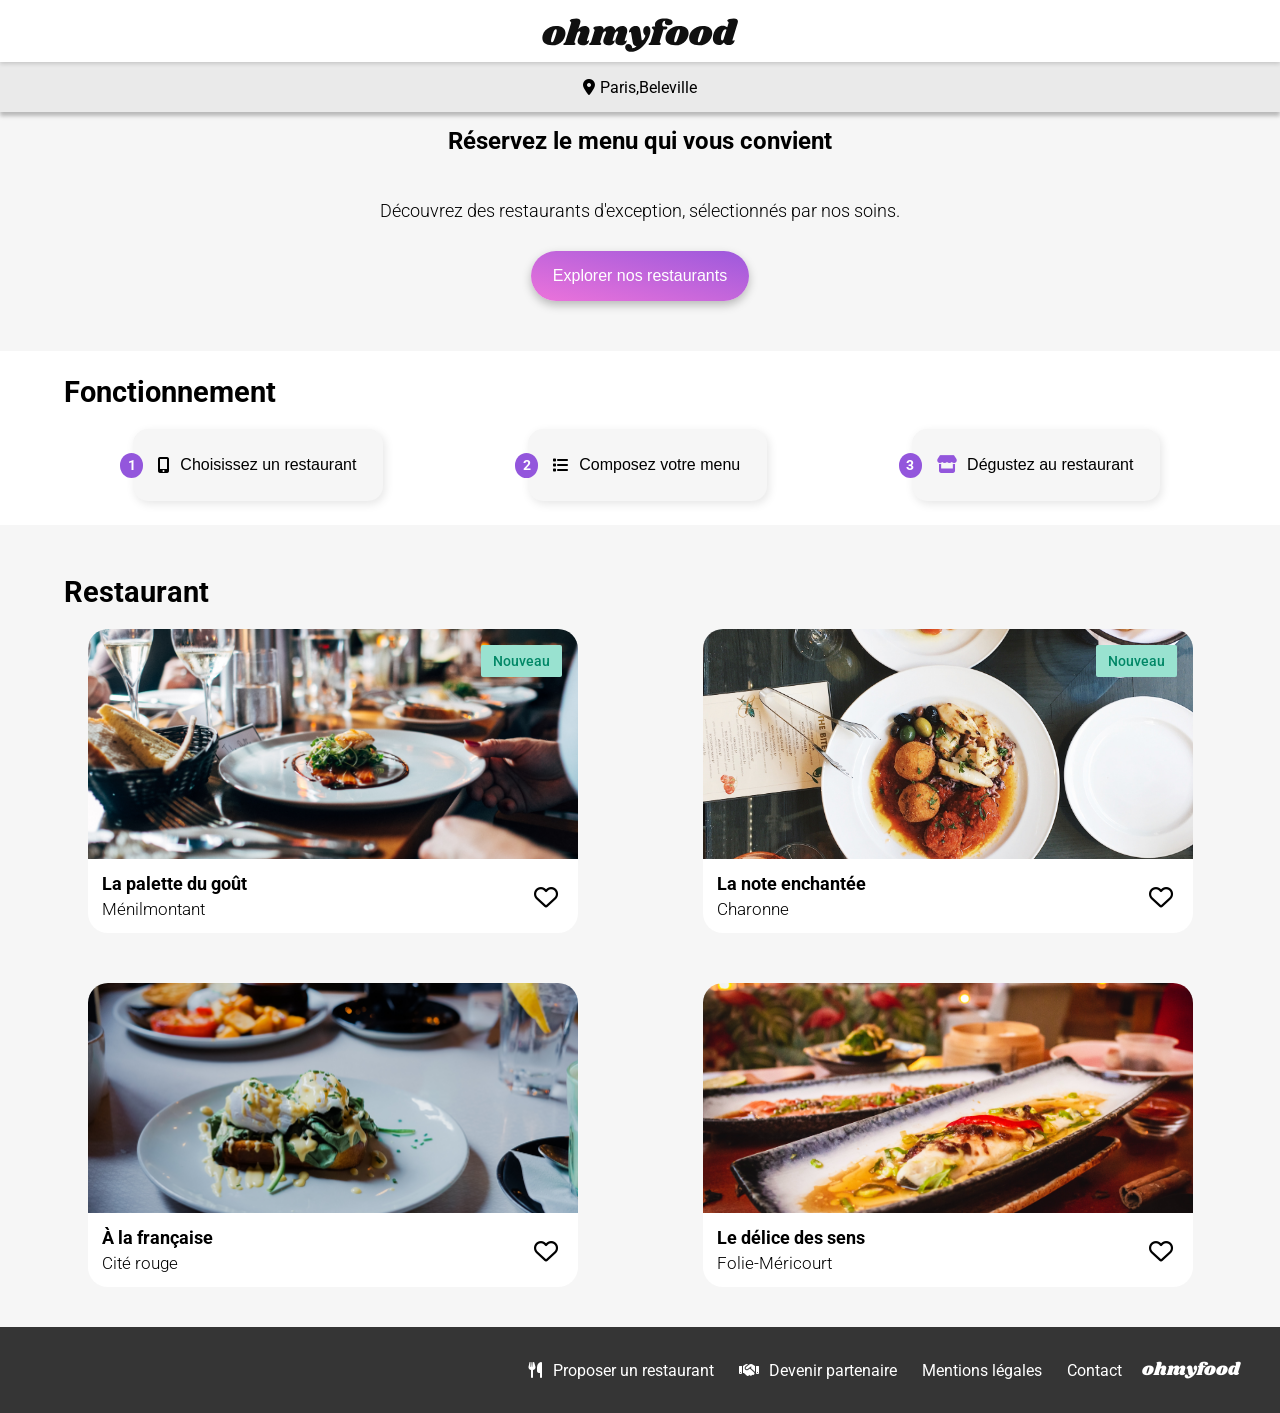
<file: index.html>
<!doctype html>
<html lang="fr">
  <head>
    <meta charset="UTF-8" />
    <meta name="viewport" content="width=device-width, initial-scale=1.0" />
    <title>ohmyfood</title>
    <link
      rel="stylesheet"
      href="https://cdnjs.cloudflare.com/ajax/libs/font-awesome/6.2.1/css/all.min.css"
      integrity="sha512-MV7K8+y+gLIBoVD59lQIYicR65iaqukzvf/nwasF0nqhPay5w/9lJmVM2hMDcnK1OnMGCdVK+iQrJ7lzPJQd1w=="
      crossorigin="anonymous"
      referrerpolicy="no-referrer"
    />
    <link rel="preconnect" href="https://fonts.googleapis.com" />
    <link rel="preconnect" href="https://fonts.gstatic.com" crossorigin />
    <link
      href="https://fonts.googleapis.com/css2?family=Roboto:ital,wght@0,100..900;1,100..900&family=Shrikhand&display=swap"
      rel="stylesheet"
    />
    <link rel="stylesheet" href="assets/css/main.css" />
  </head>
  <div class="loader-wrapper">
    <div class="loader"></div>
  </div>
  <body>
    <header class="home_header">
      <div class="logo">
        <img src="assets/images/logo/ohmyfood@2x.svg" alt="logo ohmyfood" />
      </div>
      <div class="location">
        <i class="fa-solid fa-location-dot"></i>
        <p>Paris,Beleville</p>
      </div>
    </header>
    <section class="reservation">
      <div class="titre">
        <h1>Réservez le menu qui vous convient</h1>
      </div>
      <div class="selection">
        <p>
          Découvrez des restaurants d'exception, sélectionnés par nos soins.
        </p>
      </div>
      <button class="bouton">Explorer nos restaurants</button>
    </section>
    <section>
      <h2 class="fonctionnement__titre">Fonctionnement</h2>
      <div class="fonctionnement">
        <div class="fonctionnement_circle_button">
          <span class="circlenumber">1</span>
          <button class="fonctionnement__button">
            <span class="fonctionnement__button-text">
              <i class="fa-solid fa-mobile-screen-button"></i> Choisissez un
              restaurant
            </span>
          </button>
        </div>
        <div class="fonctionnement_circle_button">
          <span class="circlenumber">2</span>
          <button class="fonctionnement__button">
            <span class="fonctionnement__button-text">
              <i class="fa-solid fa-list"></i>Composez votre menu
            </span>
          </button>
        </div>
        <div class="fonctionnement_circle_button">
          <span class="circlenumber">3</span>

          <button class="fonctionnement__button">
            <span class="fonctionnement__button-text">
              <i class="fa-solid fa-store store"> </i>Dégustez au restaurant
            </span>
          </button>
        </div>
      </div>
    </section>
    <section class="container">
      <h2 class="restaurant__titre">Restaurant</h2>
      <div class="menu">
        <article class="menu_cards">
          <div class="card-content">
            <a href="restaurants/menu_1.html" class="card-link">
              <div class="image_new">
                <img
                  src="assets/images/restaurants/jay-wennington-N_Y88TWmGwA-unsplash.jpg"
                  alt="La palette du goût"
                />
                <span class="new">Nouveau</span>
              </div>

              <div class="description">
                <div class="text">
                  <h3>La palette du goût</h3>
                  <p>Ménilmontant</p>
                </div>
              </div>
            </a>

            <label class="heart">
              <input type="checkbox" />
              <i class="fa-regular fa-heart heart-empty"></i>
              <i class="fa-solid fa-heart heart-full"></i>
            </label>
          </div>
        </article>

        <article class="menu_cards">
          <div class="card-content">
            <a href="restaurants/menu_3.html" class="card-link">
              <div class="image_new">
                <img
                  src="assets/images/restaurants/stil-u2Lp8tXIcjw-unsplash.jpg"
                  alt="La note enchantée"
                />
                <span class="new">Nouveau</span>
              </div>

              <div class="description">
                <div class="text">
                  <h3>La note enchantée</h3>
                  <p>Charonne</p>
                </div>
              </div>
            </a>

            <label class="heart">
              <input type="checkbox" />
              <i class="fa-regular fa-heart heart-empty"></i>
              <i class="fa-solid fa-heart heart-full"></i>
            </label>
          </div>
        </article>

        <article class="menu_cards">
          <div class="card-content">
            <a href="restaurants/menu_4.html" class="card-link">
              <div class="image_new">
                <img
                  src="assets/images/restaurants/toa-heftiba-DQKerTsQwi0-unsplash.jpg"
                  alt="À la française"
                />
              </div>

              <div class="description">
                <div class="text">
                  <h3>À la française</h3>
                  <p>Cité rouge</p>
                </div>
              </div>
            </a>

            <label class="heart">
              <input type="checkbox" />
              <i class="fa-regular fa-heart heart-empty"></i>
              <i class="fa-solid fa-heart heart-full"></i>
            </label>
          </div>
        </article>

        <article class="menu_cards">
          <div class="card-content">
            <a href="restaurants/menu_2.html" class="card-link">
              <div class="image_new">
                <img
                  src="assets/images/restaurants/louis-hansel-shotsoflouis-qNBGVyOCY8Q-unsplash.jpg"
                  alt="Le délice des sens"
                />
              </div>

              <div class="description">
                <div class="text">
                  <h3>Le délice des sens</h3>
                  <p>Folie-Méricourt</p>
                </div>
              </div>
            </a>

            <label class="heart">
              <input type="checkbox" />
              <i class="fa-regular fa-heart heart-empty"></i>
              <i class="fa-solid fa-heart heart-full"></i>
            </label>
          </div>
        </article>
      </div>
    </section>
    <footer class="container_footer">
      <div class="footer_aligne">
        <p class="logo_footer">ohmyfood</p>
        <ul>
          <li>
            <div class="footer_text">
              <i class="fas fa-utensils"></i>
              <span>Proposer un restaurant</span>
            </div>
          </li>

          <li>
            <div class="footer_text">
              <i class="fas fa-handshake"></i><span> Devenir partenaire</span>
            </div>
          </li>

          <li>Mentions légales</li>
          <li><a href="mailto:contact@ohmyfood.com">Contact</a></li>
        </ul>
      </div>
    </footer>
  </body>
</html>
</file>
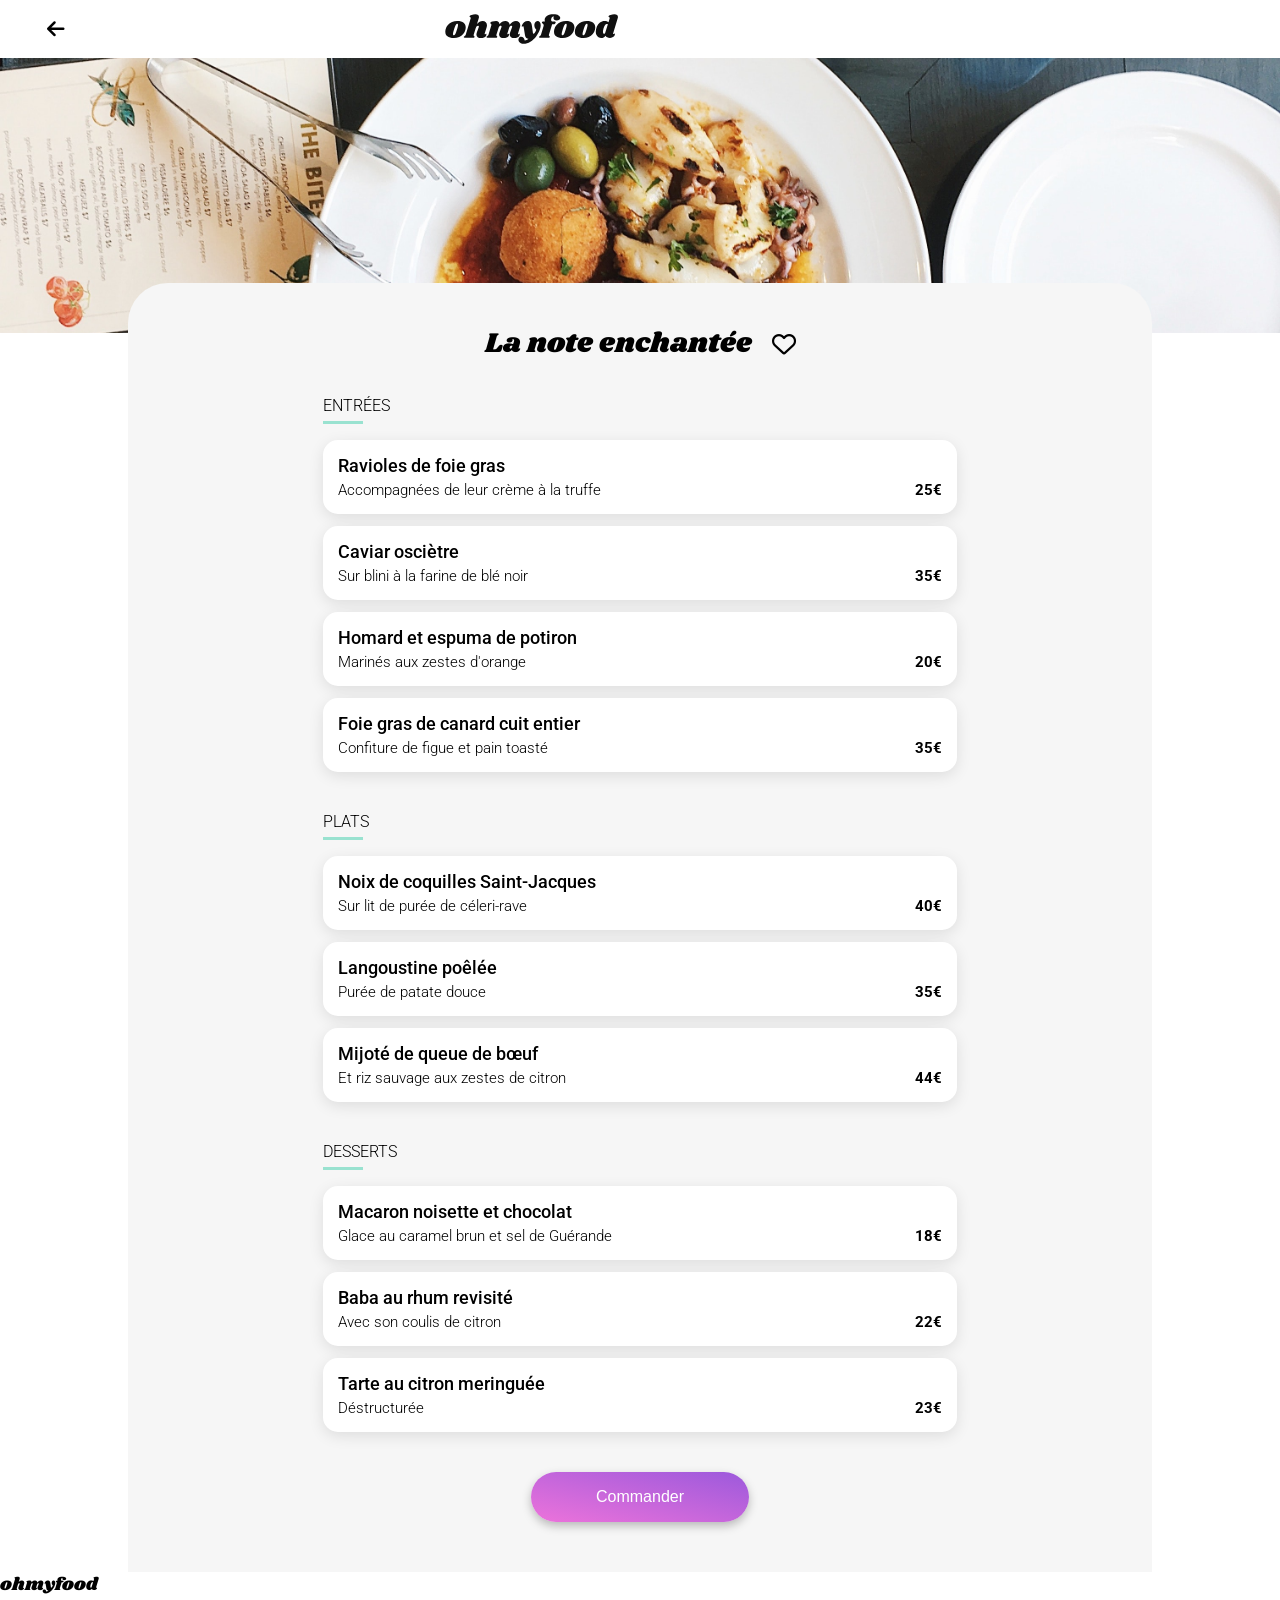
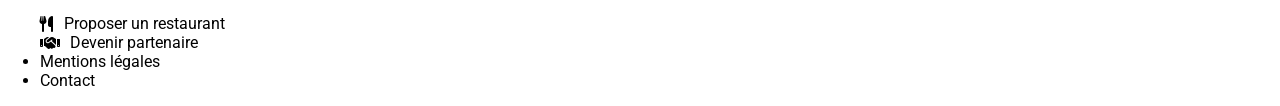
<file: restaurants/menu _3.html>
<!doctype html>
<html lang="fr">
  <head>
    <meta charset="UTF-8" />
    <meta name="viewport" content="width=device-width, initial-scale=1.0" />
    <title>La note enchantée</title>

    <link
      rel="stylesheet"
      href="https://cdnjs.cloudflare.com/ajax/libs/font-awesome/6.2.1/css/all.min.css"
      integrity="sha512-MV7K8+y+gLIBoVD59lQIYicR65iaqukzvf/nwasF0nqhPay5w/9lJmVM2hMDcnK1OnMGCdVK+iQrJ7lzPJQd1w=="
      crossorigin="anonymous"
      referrerpolicy="no-referrer"
    />

    <link rel="preconnect" href="https://fonts.googleapis.com" />
    <link rel="preconnect" href="https://fonts.gstatic.com" crossorigin />

    <link
      href="https://fonts.googleapis.com/css2?family=Roboto:ital,wght@0,100..900;1,100..900&family=Shrikhand&display=swap"
      rel="stylesheet"
    />

    <link rel="stylesheet" href="../assets/css/main.css" />
  </head>

  <body>
    <header class="menu_header">
      <div class="menu_logo">
        <a href="../index.html">
          <i class="fa-solid fa-arrow-left"></i>
        </a>

        <img src="../assets/images/logo/ohmyfood@2x.svg" alt="logo ohmyfood" />
      </div>
    </header>

    <main>
      <section>
        <img
          class="menu_image"
          src="../assets/images/restaurants/stil-u2Lp8tXIcjw-unsplash.jpg"
          alt="Photo du restaurant La palette du goût"
        />
      </section>

      <section class="menu_menu">
        <div class="menu_titre_coeur">
          <h1>La note enchantée</h1>

          <label class="heart">
            <input type="checkbox" />
            <i class="fa-regular fa-heart heart-empty"></i>
            <i class="fa-solid fa-heart heart-full"></i>
          </label>
        </div>

        <article class="menu_entrée">
          <div class="menu_titre_surligne">
            <h2>Entrées</h2>
            <div class="ligne_verte"></div>
          </div>

          <div class="menu_carte">
            <div class="menu_carte_texte">
              <h3>Ravioles de foie gras</h3>
              <div class="menu_prix">
                <h4>Accompagnées de leur crème à la truffe</h4>
                <strong>25€</strong>
              </div>
            </div>
            <div class="menu_check">
              <i class="fa-solid fa-circle-check"></i>
            </div>
          </div>
          <div class="menu_carte">
            <div class="menu_carte_texte">
              <h3>Caviar osciètre</h3>
              <div class="menu_prix">
                <h4>Sur blini à la farine de blé noir</h4>
                <strong>35€</strong>
              </div>
            </div>
            <div class="menu_check">
              <i class="fa-solid fa-circle-check"></i>
            </div>
          </div>

          <div class="menu_carte">
            <div class="menu_carte_texte">
              <h3>Homard et espuma de potiron</h3>
              <div class="menu_prix">
                <h4>Marinés aux zestes d'orange</h4>
                <strong>20€</strong>
              </div>
            </div>
            <div class="menu_check">
              <i class="fa-solid fa-circle-check"></i>
            </div>
          </div>

          <div class="menu_carte">
            <div class="menu_carte_texte">
              <h3>Foie gras de canard cuit entier</h3>
              <div class="menu_prix">
                <h4>Confiture de figue et pain toasté</h4>
                <strong>35€</strong>
              </div>
            </div>
            <div class="menu_check">
              <i class="fa-solid fa-circle-check"></i>
            </div>
          </div>
        </article>

        <article class="menu_plats">
          <div class="menu_titre_surligne">
            <h2>Plats</h2>
            <div class="ligne_verte"></div>
          </div>

          <div class="menu_carte">
            <div class="menu_carte_texte">
              <h3>Noix de coquilles Saint-Jacques</h3>
              <div class="menu_prix">
                <h4>Sur lit de purée de céleri-rave</h4>
                <strong>40€</strong>
              </div>
            </div>
            <div class="menu_check">
              <i class="fa-solid fa-circle-check"></i>
            </div>
          </div>

          <div class="menu_carte">
            <div class="menu_carte_texte">
              <h3>Langoustine poêlée</h3>
              <div class="menu_prix">
                <h4>Purée de patate douce</h4>
                <strong>35€</strong>
              </div>
            </div>
            <div class="menu_check">
              <i class="fa-solid fa-circle-check"></i>
            </div>
          </div>

          <div class="menu_carte">
            <div class="menu_carte_texte">
              <h3>Mijoté de queue de bœuf</h3>
              <div class="menu_prix">
                <h4>Et riz sauvage aux zestes de citron</h4>
                <strong>44€</strong>
              </div>
            </div>
            <div class="menu_check">
              <i class="fa-solid fa-circle-check"></i>
            </div>
          </div>
        </article>

        <article class="menu_desserts">
          <div class="menu_titre_surligne">
            <h2>Desserts</h2>
            <div class="ligne_verte"></div>
          </div>

          <div class="menu_carte">
            <div class="menu_carte_texte">
              <h3>Macaron noisette et chocolat</h3>
              <div class="menu_prix">
                <h4>Glace au caramel brun et sel de Guérande</h4>
                <strong>18€</strong>
              </div>
            </div>
            <div class="menu_check">
              <i class="fa-solid fa-circle-check"></i>
            </div>
          </div>

          <div class="menu_carte">
            <div class="menu_carte_texte">
              <h3>Baba au rhum revisité</h3>
              <div class="menu_prix">
                <h4>Avec son coulis de citron</h4>
                <strong>22€</strong>
              </div>
            </div>
            <div class="menu_check">
              <i class="fa-solid fa-circle-check"></i>
            </div>
          </div>

          <div class="menu_carte">
            <div class="menu_carte_texte">
              <h3>Tarte au citron meringuée</h3>
              <div class="menu_prix">
                <h4>Déstructurée</h4>
                <strong>23€</strong>
              </div>
            </div>
            <div class="menu_check">
              <i class="fa-solid fa-circle-check"></i>
            </div>
          </div>
        </article>

        <div class="menu_commander">
          <button class="bouton">Commander</button>
        </div>
      </section>
    </main>

    <footer class="menu_footer">
      <div class="footer_container">
        <p class="logo_footer">ohmyfood</p>
        <ul class="footer_links">
          <li class="footer_text">
            <i class="fas fa-utensils"></i>
            <span>Proposer un restaurant</span>
          </li>

          <li class="footer_text">
            <i class="fas fa-handshake"></i>
            <span>Devenir partenaire</span>
          </li>

          <li>Mentions légales</li>
          <li>Contact</li>
        </ul>
      </div>
    </footer>
  </body>
</html>
</file>
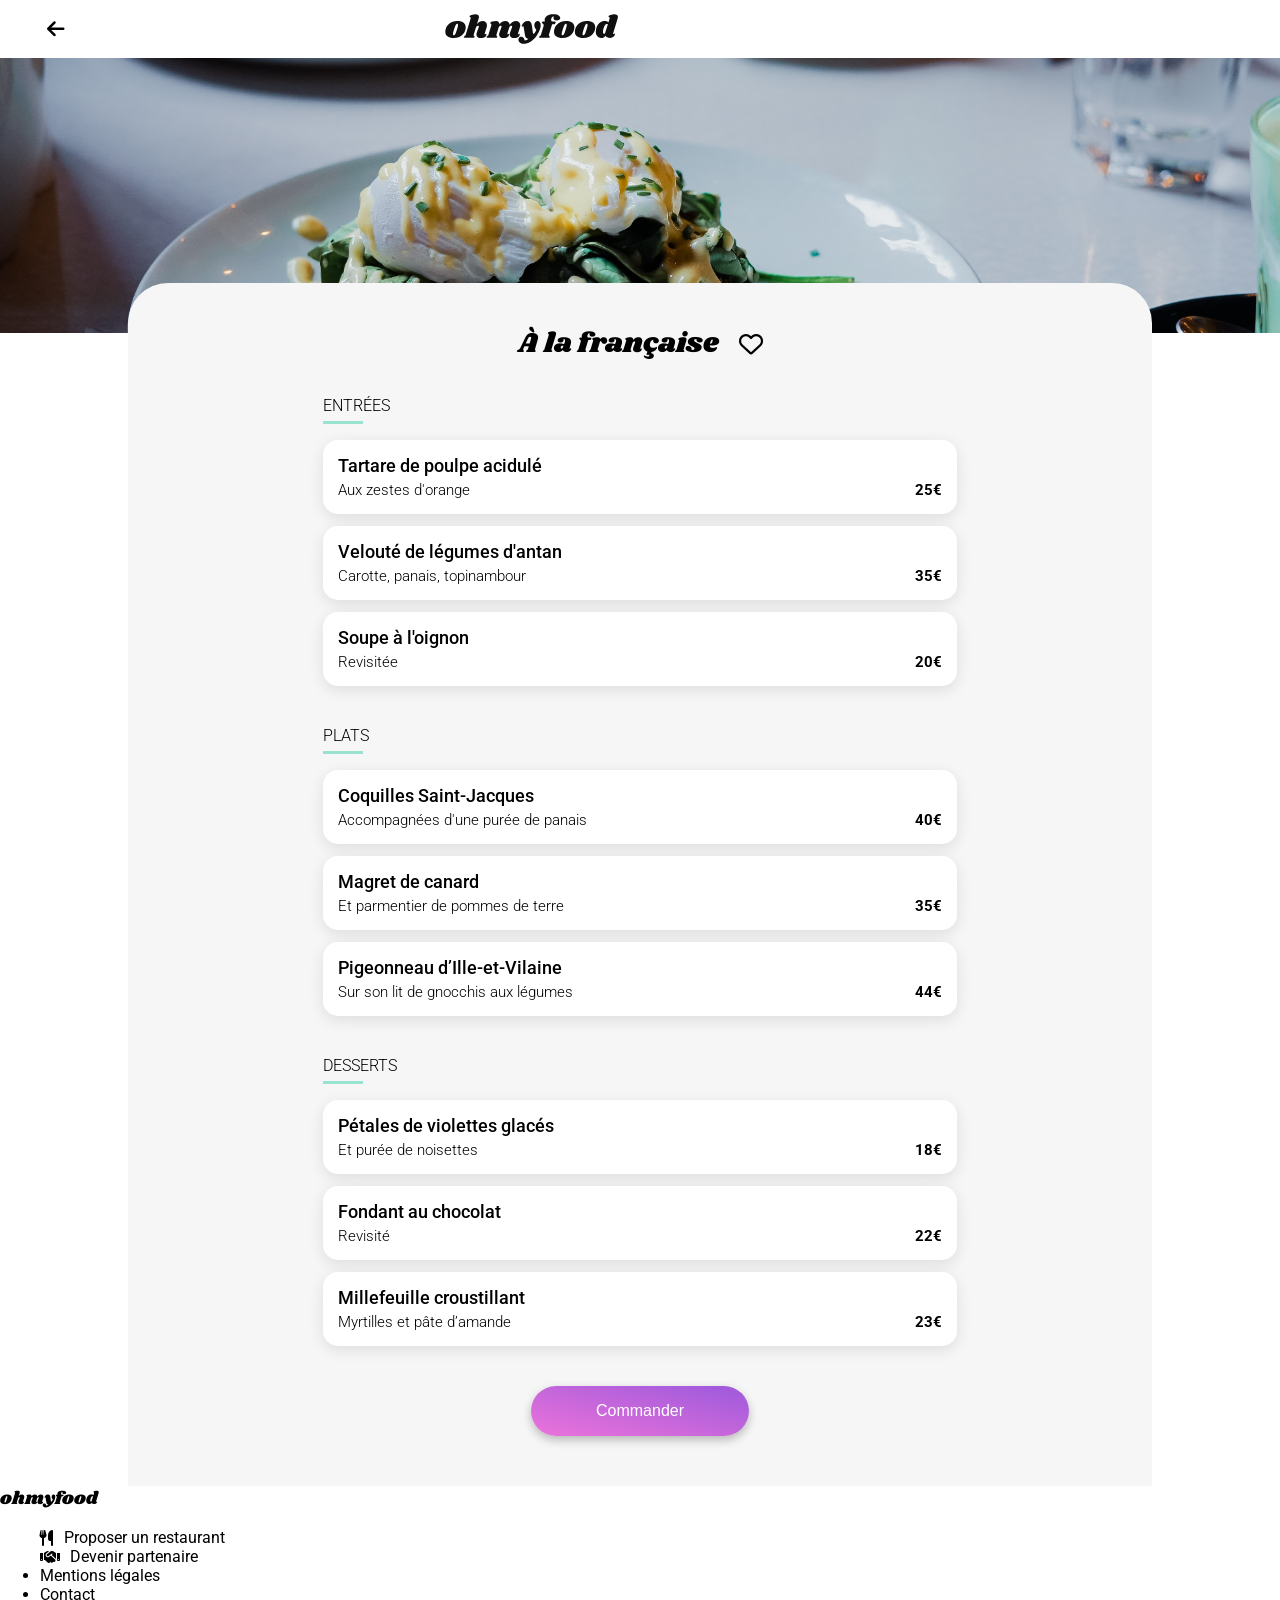
<file: restaurants/menu _4.html>
<!doctype html>
<html lang="fr">
  <head>
    <meta charset="UTF-8" />
    <meta name="viewport" content="width=device-width, initial-scale=1.0" />
    <title>À la française</title>

    <link
      rel="stylesheet"
      href="https://cdnjs.cloudflare.com/ajax/libs/font-awesome/6.2.1/css/all.min.css"
      integrity="sha512-MV7K8+y+gLIBoVD59lQIYicR65iaqukzvf/nwasF0nqhPay5w/9lJmVM2hMDcnK1OnMGCdVK+iQrJ7lzPJQd1w=="
      crossorigin="anonymous"
      referrerpolicy="no-referrer"
    />

    <link rel="preconnect" href="https://fonts.googleapis.com" />
    <link rel="preconnect" href="https://fonts.gstatic.com" crossorigin />

    <link
      href="https://fonts.googleapis.com/css2?family=Roboto:ital,wght@0,100..900;1,100..900&family=Shrikhand&display=swap"
      rel="stylesheet"
    />

    <link rel="stylesheet" href="../assets/css/main.css" />
  </head>

  <body>
    <header class="menu_header">
      <div class="menu_logo">
        <a href="../index.html">
          <i class="fa-solid fa-arrow-left"></i>
        </a>

        <img src="../assets/images/logo/ohmyfood@2x.svg" alt="logo ohmyfood" />
      </div>
    </header>

    <main>
      <section>
        <img
          class="menu_image"
          src="../assets/images/restaurants/toa-heftiba-DQKerTsQwi0-unsplash.jpg"
          alt="Photo du restaurant La palette du goût"
        />
      </section>

      <section class="menu_menu">
        <div class="menu_titre_coeur">
          <h1>À la française</h1>

          <label class="heart">
            <input type="checkbox" />
            <i class="fa-regular fa-heart heart-empty"></i>
            <i class="fa-solid fa-heart heart-full"></i>
          </label>
        </div>

        <article class="menu_entrée">
          <div class="menu_titre_surligne">
            <h2>Entrées</h2>
            <div class="ligne_verte"></div>
          </div>

          <div class="menu_carte">
            <div class="menu_carte_texte">
              <h3>Tartare de poulpe acidulé</h3>
              <div class="menu_prix">
                <h4>Aux zestes d'orange</h4>
                <strong>25€</strong>
              </div>
            </div>
            <div class="menu_check">
              <i class="fa-solid fa-circle-check"></i>
            </div>
          </div>

          <div class="menu_carte">
            <div class="menu_carte_texte">
              <h3>Velouté de légumes d'antan</h3>
              <div class="menu_prix">
                <h4>Carotte, panais, topinambour</h4>
                <strong>35€</strong>
              </div>
            </div>
            <div class="menu_check">
              <i class="fa-solid fa-circle-check"></i>
            </div>
          </div>

          <div class="menu_carte">
            <div class="menu_carte_texte">
              <h3>Soupe à l'oignon</h3>
              <div class="menu_prix">
                <h4>Revisitée</h4>
                <strong>20€</strong>
              </div>
            </div>
            <div class="menu_check">
              <i class="fa-solid fa-circle-check"></i>
            </div>
          </div>
        </article>

        <article class="menu_plats">
          <div class="menu_titre_surligne">
            <h2>Plats</h2>
            <div class="ligne_verte"></div>
          </div>

          <div class="menu_carte">
            <div class="menu_carte_texte">
              <h3>Coquilles Saint-Jacques</h3>
              <div class="menu_prix">
                <h4>Accompagnées d'une purée de panais</h4>
                <strong>40€</strong>
              </div>
            </div>
            <div class="menu_check">
              <i class="fa-solid fa-circle-check"></i>
            </div>
          </div>

          <div class="menu_carte">
            <div class="menu_carte_texte">
              <h3>Magret de canard</h3>
              <div class="menu_prix">
                <h4>Et parmentier de pommes de terre</h4>
                <strong>35€</strong>
              </div>
            </div>
            <div class="menu_check">
              <i class="fa-solid fa-circle-check"></i>
            </div>
          </div>

          <div class="menu_carte">
            <div class="menu_carte_texte">
              <h3>Pigeonneau d’Ille-et-Vilaine</h3>
              <div class="menu_prix">
                <h4>Sur son lit de gnocchis aux légumes</h4>
                <strong>44€</strong>
              </div>
            </div>
            <div class="menu_check">
              <i class="fa-solid fa-circle-check"></i>
            </div>
          </div>
        </article>

        <article class="menu_desserts">
          <div class="menu_titre_surligne">
            <h2>Desserts</h2>
            <div class="ligne_verte"></div>
          </div>

          <div class="menu_carte">
            <div class="menu_carte_texte">
              <h3>Pétales de violettes glacés</h3>
              <div class="menu_prix">
                <h4>Et purée de noisettes</h4>
                <strong>18€</strong>
              </div>
            </div>
            <div class="menu_check">
              <i class="fa-solid fa-circle-check"></i>
            </div>
          </div>

          <div class="menu_carte">
            <div class="menu_carte_texte">
              <h3>Fondant au chocolat</h3>
              <div class="menu_prix">
                <h4>Revisité</h4>
                <strong>22€</strong>
              </div>
            </div>
            <div class="menu_check">
              <i class="fa-solid fa-circle-check"></i>
            </div>
          </div>

          <div class="menu_carte">
            <div class="menu_carte_texte">
              <h3>Millefeuille croustillant</h3>
              <div class="menu_prix">
                <h4>Myrtilles et pâte d’amande</h4>
                <strong>23€</strong>
              </div>
            </div>
            <div class="menu_check">
              <i class="fa-solid fa-circle-check"></i>
            </div>
          </div>
        </article>

        <div class="menu_commander">
          <button class="bouton">Commander</button>
        </div>
      </section>
    </main>

    <footer class="menu_footer">
      <div class="footer_container">
        <p class="logo_footer">ohmyfood</p>
        <ul class="footer_links">
          <li class="footer_text">
            <i class="fas fa-utensils"></i>
            <span>Proposer un restaurant</span>
          </li>

          <li class="footer_text">
            <i class="fas fa-handshake"></i>
            <span>Devenir partenaire</span>
          </li>

          <li>Mentions légales</li>
          <li>Contact</li>
        </ul>
      </div>
    </footer>
  </body>
</html>
</file>
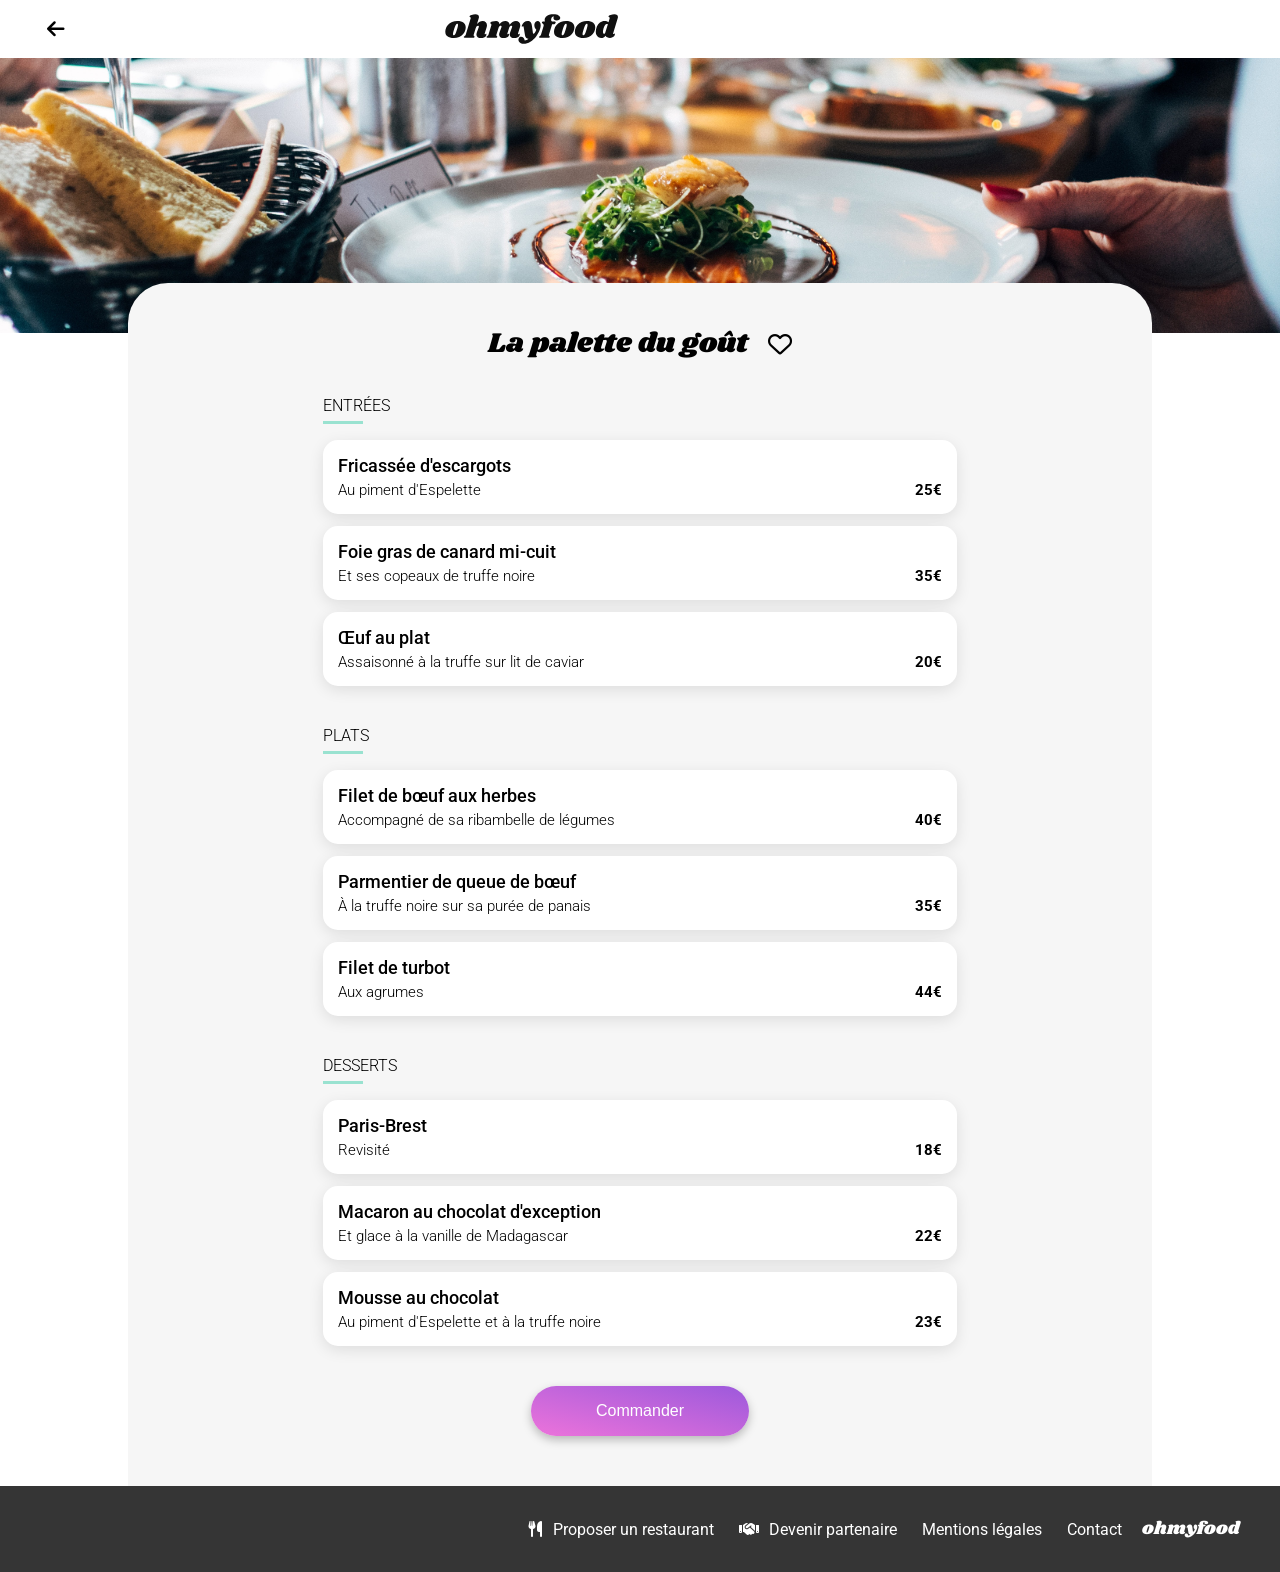
<file: restaurants/menu_1.html>
<!doctype html>
<html lang="fr">
  <head>
    <meta charset="UTF-8" />
    <meta name="viewport" content="width=device-width, initial-scale=1.0" />

    <title>La palette du goût</title>

    <link
      rel="stylesheet"
      href="https://cdnjs.cloudflare.com/ajax/libs/font-awesome/6.2.1/css/all.min.css"
      integrity="sha512-MV7K8+y+gLIBoVD59lQIYicR65iaqukzvf/nwasF0nqhPay5w/9lJmVM2hMDcnK1OnMGCdVK+iQrJ7lzPJQd1w=="
      crossorigin="anonymous"
      referrerpolicy="no-referrer"
    />

    <link rel="preconnect" href="https://fonts.googleapis.com" />
    <link rel="preconnect" href="https://fonts.gstatic.com" crossorigin />

    <link
      href="https://fonts.googleapis.com/css2?family=Roboto:ital,wght@0,100..900;1,100..900&family=Shrikhand&display=swap"
      rel="stylesheet"
    />

    <link rel="stylesheet" href="../assets/css/main.css" />
  </head>

  <body>
    <header class="menu_header">
      <div class="menu_logo">
        <a href="../index.html">
          <i class="fa-solid fa-arrow-left"></i>
        </a>

        <img src="../assets/images/logo/ohmyfood@2x.svg" alt="logo ohmyfood" />
      </div>
    </header>

    <main>
      <div>
        <img
          class="menu_image"
          src="../assets/images/restaurants/jay-wennington-N_Y88TWmGwA-unsplash.jpg"
          alt="Photo du restaurant La palette du goût"
        />
      </div>

      <section class="menu_menu">
        <div class="menu_titre_coeur">
          <h1>La palette du goût</h1>

          <label class="heart">
            <input type="checkbox" />
            <i class="fa-regular fa-heart heart-empty"></i>
            <i class="fa-solid fa-heart heart-full"></i>
          </label>
        </div>

        <article class="menu_entrée">
          <div class="menu_titre_surligne">
            <h2>Entrées</h2>
            <div class="ligne_verte"></div>
          </div>

          <div class="menu_carte">
            <div class="menu_carte_texte">
              <h3>Fricassée d'escargots</h3>
              <div class="menu_prix">
                <h4>Au piment d'Espelette</h4>
                <strong>25€</strong>
              </div>
            </div>
            <div class="menu_check">
              <i class="fa-solid fa-circle-check"></i>
            </div>
          </div>

          <div class="menu_carte">
            <div class="menu_carte_texte">
              <h3>Foie gras de canard mi-cuit</h3>
              <div class="menu_prix">
                <h4>Et ses copeaux de truffe noire</h4>
                <strong>35€</strong>
              </div>
            </div>
            <div class="menu_check">
              <i class="fa-solid fa-circle-check"></i>
            </div>
          </div>

          <div class="menu_carte">
            <div class="menu_carte_texte">
              <h3>Œuf au plat</h3>
              <div class="menu_prix">
                <h4>Assaisonné à la truffe sur lit de caviar</h4>
                <strong>20€</strong>
              </div>
            </div>
            <div class="menu_check">
              <i class="fa-solid fa-circle-check"></i>
            </div>
          </div>
        </article>

        <article class="menu_plats">
          <div class="menu_titre_surligne">
            <h2>Plats</h2>
            <div class="ligne_verte"></div>
          </div>

          <div class="menu_carte">
            <div class="menu_carte_texte">
              <h3>Filet de bœuf aux herbes</h3>
              <div class="menu_prix">
                <h4>Accompagné de sa ribambelle de légumes</h4>
                <strong>40€</strong>
              </div>
            </div>
            <div class="menu_check">
              <i class="fa-solid fa-circle-check"></i>
            </div>
          </div>

          <div class="menu_carte">
            <div class="menu_carte_texte">
              <h3>Parmentier de queue de bœuf</h3>
              <div class="menu_prix">
                <h4>À la truffe noire sur sa purée de panais</h4>
                <strong>35€</strong>
              </div>
            </div>
            <div class="menu_check">
              <i class="fa-solid fa-circle-check"></i>
            </div>
          </div>

          <div class="menu_carte">
            <div class="menu_carte_texte">
              <h3>Filet de turbot</h3>
              <div class="menu_prix">
                <h4>Aux agrumes</h4>
                <strong>44€</strong>
              </div>
            </div>
            <div class="menu_check">
              <i class="fa-solid fa-circle-check"></i>
            </div>
          </div>
        </article>

        <article class="menu_desserts">
          <div class="menu_titre_surligne">
            <h2>Desserts</h2>
            <div class="ligne_verte"></div>
          </div>

          <div class="menu_carte">
            <div class="menu_carte_texte">
              <h3>Paris-Brest</h3>
              <div class="menu_prix">
                <h4>Revisité</h4>
                <strong>18€</strong>
              </div>
            </div>
            <div class="menu_check">
              <i class="fa-solid fa-circle-check"></i>
            </div>
          </div>

          <div class="menu_carte">
            <div class="menu_carte_texte">
              <h3>Macaron au chocolat d'exception</h3>
              <div class="menu_prix">
                <h4>Et glace à la vanille de Madagascar</h4>
                <strong>22€</strong>
              </div>
            </div>
            <div class="menu_check">
              <i class="fa-solid fa-circle-check"></i>
            </div>
          </div>

          <div class="menu_carte">
            <div class="menu_carte_texte">
              <h3>Mousse au chocolat</h3>
              <div class="menu_prix">
                <h4>Au piment d'Espelette et à la truffe noire</h4>
                <strong>23€</strong>
              </div>
            </div>
            <div class="menu_check">
              <i class="fa-solid fa-circle-check"></i>
            </div>
          </div>
        </article>

        <div class="menu_commander">
          <button class="bouton">Commander</button>
        </div>
      </section>
    </main>

    <footer class="container_footer">
      <div class="footer_aligne">
        <p class="logo_footer">ohmyfood</p>
        <ul>
          <li>
            <div class="footer_text">
              <i class="fas fa-utensils"></i>
              <span>Proposer un restaurant</span>
            </div>
          </li>

          <li>
            <div class="footer_text">
              <i class="fas fa-handshake"></i><span> Devenir partenaire</span>
            </div>
          </li>

          <li>Mentions légales</li>
          <li><a href="mailto:contact@ohmyfood.com">Contact</a></li>
        </ul>
      </div>
    </footer>
  </body>
</html>
</file>
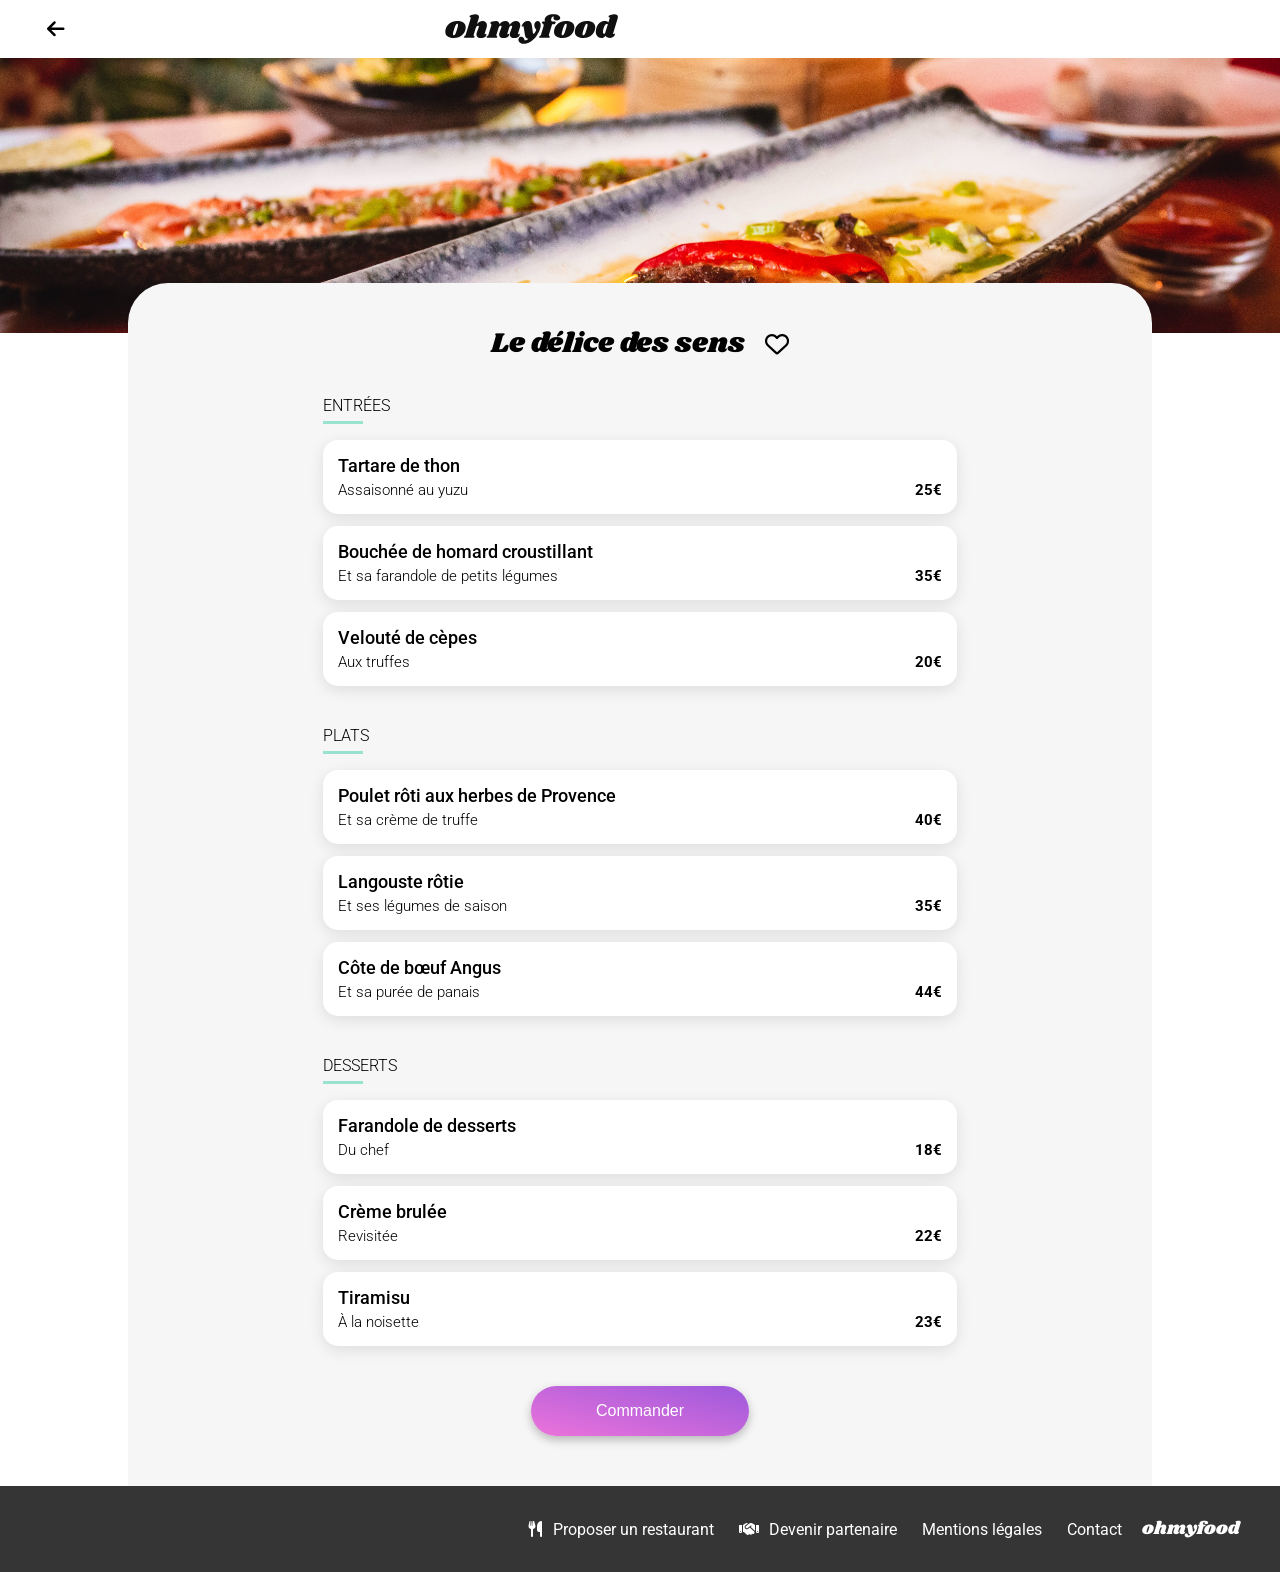
<file: restaurants/menu_2.html>
<!doctype html>
<html lang="fr">
  <head>
    <meta charset="UTF-8" />
    <meta name="viewport" content="width=device-width, initial-scale=1.0" />
    <title>La palette du goût</title>

    <link
      rel="stylesheet"
      href="https://cdnjs.cloudflare.com/ajax/libs/font-awesome/6.2.1/css/all.min.css"
      integrity="sha512-MV7K8+y+gLIBoVD59lQIYicR65iaqukzvf/nwasF0nqhPay5w/9lJmVM2hMDcnK1OnMGCdVK+iQrJ7lzPJQd1w=="
      crossorigin="anonymous"
      referrerpolicy="no-referrer"
    />

    <link rel="preconnect" href="https://fonts.googleapis.com" />
    <link rel="preconnect" href="https://fonts.gstatic.com" crossorigin />

    <link
      href="https://fonts.googleapis.com/css2?family=Roboto:ital,wght@0,100..900;1,100..900&family=Shrikhand&display=swap"
      rel="stylesheet"
    />

    <link rel="stylesheet" href="../assets/css/main.css" />
  </head>

  <body>
    <header class="menu_header">
      <div class="menu_logo">
        <a href="../index.html">
          <i class="fa-solid fa-arrow-left"></i>
        </a>

        <img src="../assets/images/logo/ohmyfood@2x.svg" alt="logo ohmyfood" />
      </div>
    </header>

    <main>
      <div>
        <img
          class="menu_image"
          src="../assets/images/restaurants/louis-hansel-shotsoflouis-qNBGVyOCY8Q-unsplash.jpg"
          alt="Photo du restaurant La palette du goût"
        />
      </div>

      <section class="menu_menu">
        <div class="menu_titre_coeur">
          <h1>Le délice des sens</h1>

          <label class="heart">
            <input type="checkbox" />
            <i class="fa-regular fa-heart heart-empty"></i>
            <i class="fa-solid fa-heart heart-full"></i>
          </label>
        </div>

        <article class="menu_entrée">
          <div class="menu_titre_surligne">
            <h2>Entrées</h2>
            <div class="ligne_verte"></div>
          </div>

          <div class="menu_carte">
            <div class="menu_carte_texte">
              <h3>Tartare de thon</h3>
              <div class="menu_prix">
                <h4>Assaisonné au yuzu</h4>
                <strong>25€</strong>
              </div>
            </div>
            <div class="menu_check">
              <i class="fa-solid fa-circle-check"></i>
            </div>
          </div>

          <div class="menu_carte">
            <div class="menu_carte_texte">
              <h3>Bouchée de homard croustillant</h3>
              <div class="menu_prix">
                <h4>Et sa farandole de petits légumes</h4>
                <strong>35€</strong>
              </div>
            </div>
            <div class="menu_check">
              <i class="fa-solid fa-circle-check"></i>
            </div>
          </div>

          <div class="menu_carte">
            <div class="menu_carte_texte">
              <h3>Velouté de cèpes</h3>
              <div class="menu_prix">
                <h4>Aux truffes</h4>
                <strong>20€</strong>
              </div>
            </div>
            <div class="menu_check">
              <i class="fa-solid fa-circle-check"></i>
            </div>
          </div>
        </article>

        <article class="menu_plats">
          <div class="menu_titre_surligne">
            <h2>Plats</h2>
            <div class="ligne_verte"></div>
          </div>

          <div class="menu_carte">
            <div class="menu_carte_texte">
              <h3>Poulet rôti aux herbes de Provence</h3>
              <div class="menu_prix">
                <h4>Et sa crème de truffe</h4>
                <strong>40€</strong>
              </div>
            </div>
            <div class="menu_check">
              <i class="fa-solid fa-circle-check"></i>
            </div>
          </div>

          <div class="menu_carte">
            <div class="menu_carte_texte">
              <h3>Langouste rôtie</h3>
              <div class="menu_prix">
                <h4>Et ses légumes de saison</h4>
                <strong>35€</strong>
              </div>
            </div>
            <div class="menu_check">
              <i class="fa-solid fa-circle-check"></i>
            </div>
          </div>

          <div class="menu_carte">
            <div class="menu_carte_texte">
              <h3>Côte de bœuf Angus</h3>
              <div class="menu_prix">
                <h4>Et sa purée de panais</h4>
                <strong>44€</strong>
              </div>
            </div>
            <div class="menu_check">
              <i class="fa-solid fa-circle-check"></i>
            </div>
          </div>
        </article>

        <article class="menu_desserts">
          <div class="menu_titre_surligne">
            <h2>Desserts</h2>
            <div class="ligne_verte"></div>
          </div>

          <div class="menu_carte">
            <div class="menu_carte_texte">
              <h3>Farandole de desserts</h3>
              <div class="menu_prix">
                <h4>Du chef</h4>
                <strong>18€</strong>
              </div>
            </div>
            <div class="menu_check">
              <i class="fa-solid fa-circle-check"></i>
            </div>
          </div>

          <div class="menu_carte">
            <div class="menu_carte_texte">
              <h3>Crème brulée</h3>
              <div class="menu_prix">
                <h4>Revisitée</h4>
                <strong>22€</strong>
              </div>
            </div>
            <div class="menu_check">
              <i class="fa-solid fa-circle-check"></i>
            </div>
          </div>

          <div class="menu_carte">
            <div class="menu_carte_texte">
              <h3>Tiramisu</h3>
              <div class="menu_prix">
                <h4>À la noisette</h4>
                <strong>23€</strong>
              </div>
            </div>
            <div class="menu_check">
              <i class="fa-solid fa-circle-check"></i>
            </div>
          </div>
        </article>

        <div class="menu_commander">
          <button class="bouton">Commander</button>
        </div>
      </section>
    </main>

    <footer class="container_footer">
      <div class="footer_aligne">
        <p class="logo_footer">ohmyfood</p>
        <ul>
          <li>
            <div class="footer_text">
              <i class="fas fa-utensils"></i>
              <span>Proposer un restaurant</span>
            </div>
          </li>

          <li>
            <div class="footer_text">
              <i class="fas fa-handshake"></i><span> Devenir partenaire</span>
            </div>
          </li>

          <li>Mentions légales</li>
          <li><a href="mailto:contact@ohmyfood.com">Contact</a></li>
        </ul>
      </div>
    </footer>
  </body>
</html>
</file>
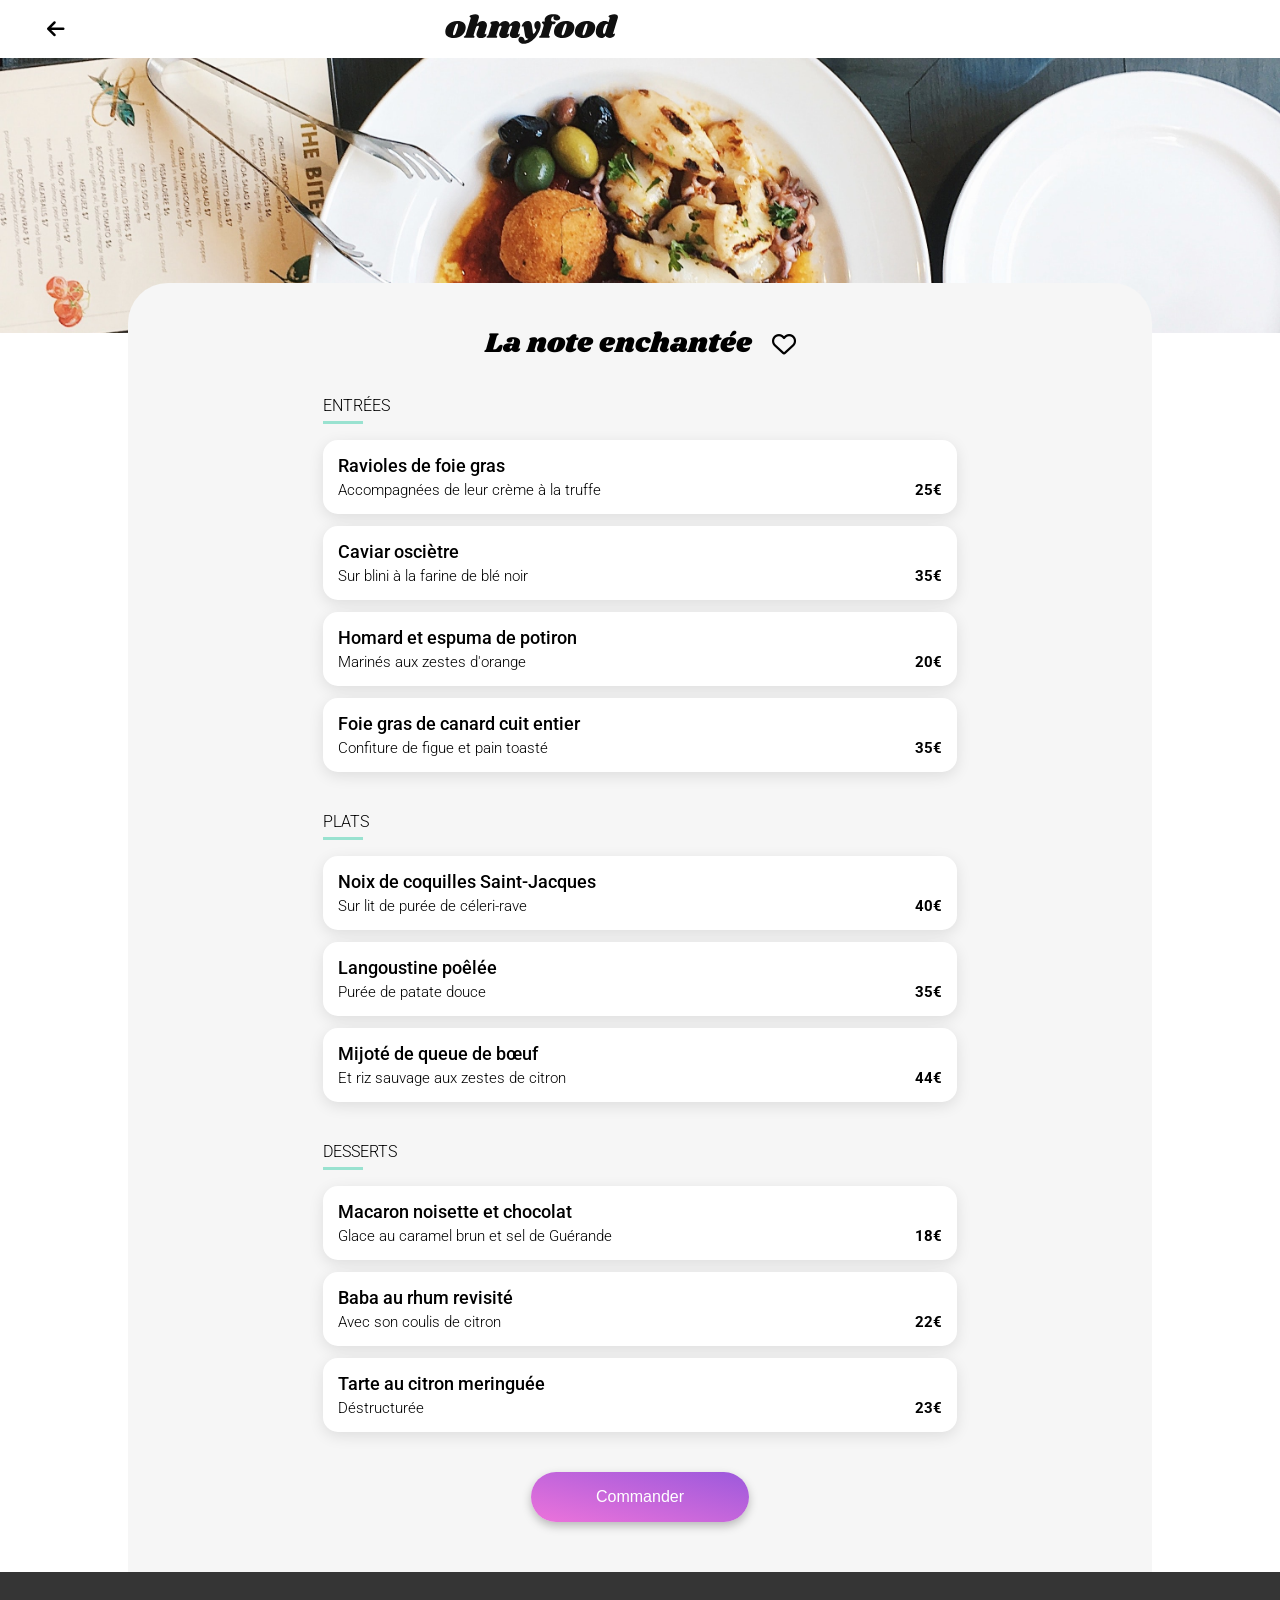
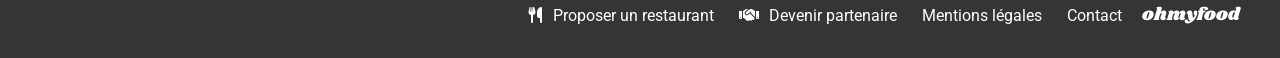
<file: restaurants/menu_3.html>
<!doctype html>
<html lang="fr">
  <head>
    <meta charset="UTF-8" />
    <meta name="viewport" content="width=device-width, initial-scale=1.0" />
    <title>La note enchantée</title>

    <link
      rel="stylesheet"
      href="https://cdnjs.cloudflare.com/ajax/libs/font-awesome/6.2.1/css/all.min.css"
      integrity="sha512-MV7K8+y+gLIBoVD59lQIYicR65iaqukzvf/nwasF0nqhPay5w/9lJmVM2hMDcnK1OnMGCdVK+iQrJ7lzPJQd1w=="
      crossorigin="anonymous"
      referrerpolicy="no-referrer"
    />

    <link rel="preconnect" href="https://fonts.googleapis.com" />
    <link rel="preconnect" href="https://fonts.gstatic.com" crossorigin />

    <link
      href="https://fonts.googleapis.com/css2?family=Roboto:ital,wght@0,100..900;1,100..900&family=Shrikhand&display=swap"
      rel="stylesheet"
    />

    <link rel="stylesheet" href="../assets/css/main.css" />
  </head>

  <body>
    <header class="menu_header">
      <div class="menu_logo">
        <a href="../index.html">
          <i class="fa-solid fa-arrow-left"></i>
        </a>

        <img src="../assets/images/logo/ohmyfood@2x.svg" alt="logo ohmyfood" />
      </div>
    </header>

    <main>
      <div>
        <img
          class="menu_image"
          src="../assets/images/restaurants/stil-u2Lp8tXIcjw-unsplash.jpg"
          alt="Photo du restaurant La palette du goût"
        />
      </div>

      <section class="menu_menu">
        <div class="menu_titre_coeur">
          <h1>La note enchantée</h1>

          <label class="heart">
            <input type="checkbox" />
            <i class="fa-regular fa-heart heart-empty"></i>
            <i class="fa-solid fa-heart heart-full"></i>
          </label>
        </div>

        <article class="menu_entrée">
          <div class="menu_titre_surligne">
            <h2>Entrées</h2>
            <div class="ligne_verte"></div>
          </div>

          <div class="menu_carte">
            <div class="menu_carte_texte">
              <h3>Ravioles de foie gras</h3>
              <div class="menu_prix">
                <h4>Accompagnées de leur crème à la truffe</h4>
                <strong>25€</strong>
              </div>
            </div>
            <div class="menu_check">
              <i class="fa-solid fa-circle-check"></i>
            </div>
          </div>
          <div class="menu_carte">
            <div class="menu_carte_texte">
              <h3>Caviar osciètre</h3>
              <div class="menu_prix">
                <h4>Sur blini à la farine de blé noir</h4>
                <strong>35€</strong>
              </div>
            </div>
            <div class="menu_check">
              <i class="fa-solid fa-circle-check"></i>
            </div>
          </div>

          <div class="menu_carte">
            <div class="menu_carte_texte">
              <h3>Homard et espuma de potiron</h3>
              <div class="menu_prix">
                <h4>Marinés aux zestes d'orange</h4>
                <strong>20€</strong>
              </div>
            </div>
            <div class="menu_check">
              <i class="fa-solid fa-circle-check"></i>
            </div>
          </div>

          <div class="menu_carte">
            <div class="menu_carte_texte">
              <h3>Foie gras de canard cuit entier</h3>
              <div class="menu_prix">
                <h4>Confiture de figue et pain toasté</h4>
                <strong>35€</strong>
              </div>
            </div>
            <div class="menu_check">
              <i class="fa-solid fa-circle-check"></i>
            </div>
          </div>
        </article>

        <article class="menu_plats">
          <div class="menu_titre_surligne">
            <h2>Plats</h2>
            <div class="ligne_verte"></div>
          </div>

          <div class="menu_carte">
            <div class="menu_carte_texte">
              <h3>Noix de coquilles Saint-Jacques</h3>
              <div class="menu_prix">
                <h4>Sur lit de purée de céleri-rave</h4>
                <strong>40€</strong>
              </div>
            </div>
            <div class="menu_check">
              <i class="fa-solid fa-circle-check"></i>
            </div>
          </div>

          <div class="menu_carte">
            <div class="menu_carte_texte">
              <h3>Langoustine poêlée</h3>
              <div class="menu_prix">
                <h4>Purée de patate douce</h4>
                <strong>35€</strong>
              </div>
            </div>
            <div class="menu_check">
              <i class="fa-solid fa-circle-check"></i>
            </div>
          </div>

          <div class="menu_carte">
            <div class="menu_carte_texte">
              <h3>Mijoté de queue de bœuf</h3>
              <div class="menu_prix">
                <h4>Et riz sauvage aux zestes de citron</h4>
                <strong>44€</strong>
              </div>
            </div>
            <div class="menu_check">
              <i class="fa-solid fa-circle-check"></i>
            </div>
          </div>
        </article>

        <article class="menu_desserts">
          <div class="menu_titre_surligne">
            <h2>Desserts</h2>
            <div class="ligne_verte"></div>
          </div>

          <div class="menu_carte">
            <div class="menu_carte_texte">
              <h3>Macaron noisette et chocolat</h3>
              <div class="menu_prix">
                <h4>Glace au caramel brun et sel de Guérande</h4>
                <strong>18€</strong>
              </div>
            </div>
            <div class="menu_check">
              <i class="fa-solid fa-circle-check"></i>
            </div>
          </div>

          <div class="menu_carte">
            <div class="menu_carte_texte">
              <h3>Baba au rhum revisité</h3>
              <div class="menu_prix">
                <h4>Avec son coulis de citron</h4>
                <strong>22€</strong>
              </div>
            </div>
            <div class="menu_check">
              <i class="fa-solid fa-circle-check"></i>
            </div>
          </div>

          <div class="menu_carte">
            <div class="menu_carte_texte">
              <h3>Tarte au citron meringuée</h3>
              <div class="menu_prix">
                <h4>Déstructurée</h4>
                <strong>23€</strong>
              </div>
            </div>
            <div class="menu_check">
              <i class="fa-solid fa-circle-check"></i>
            </div>
          </div>
        </article>

        <div class="menu_commander">
          <button class="bouton">Commander</button>
        </div>
      </section>
    </main>

    <footer class="container_footer">
      <div class="footer_aligne">
        <p class="logo_footer">ohmyfood</p>
        <ul>
          <li>
            <div class="footer_text">
              <i class="fas fa-utensils"></i>
              <span>Proposer un restaurant</span>
            </div>
          </li>

          <li>
            <div class="footer_text">
              <i class="fas fa-handshake"></i><span> Devenir partenaire</span>
            </div>
          </li>

          <li>Mentions légales</li>
          <li><a href="mailto:contact@ohmyfood.com">Contact</a></li>
        </ul>
      </div>
    </footer>
  </body>
</html>
</file>
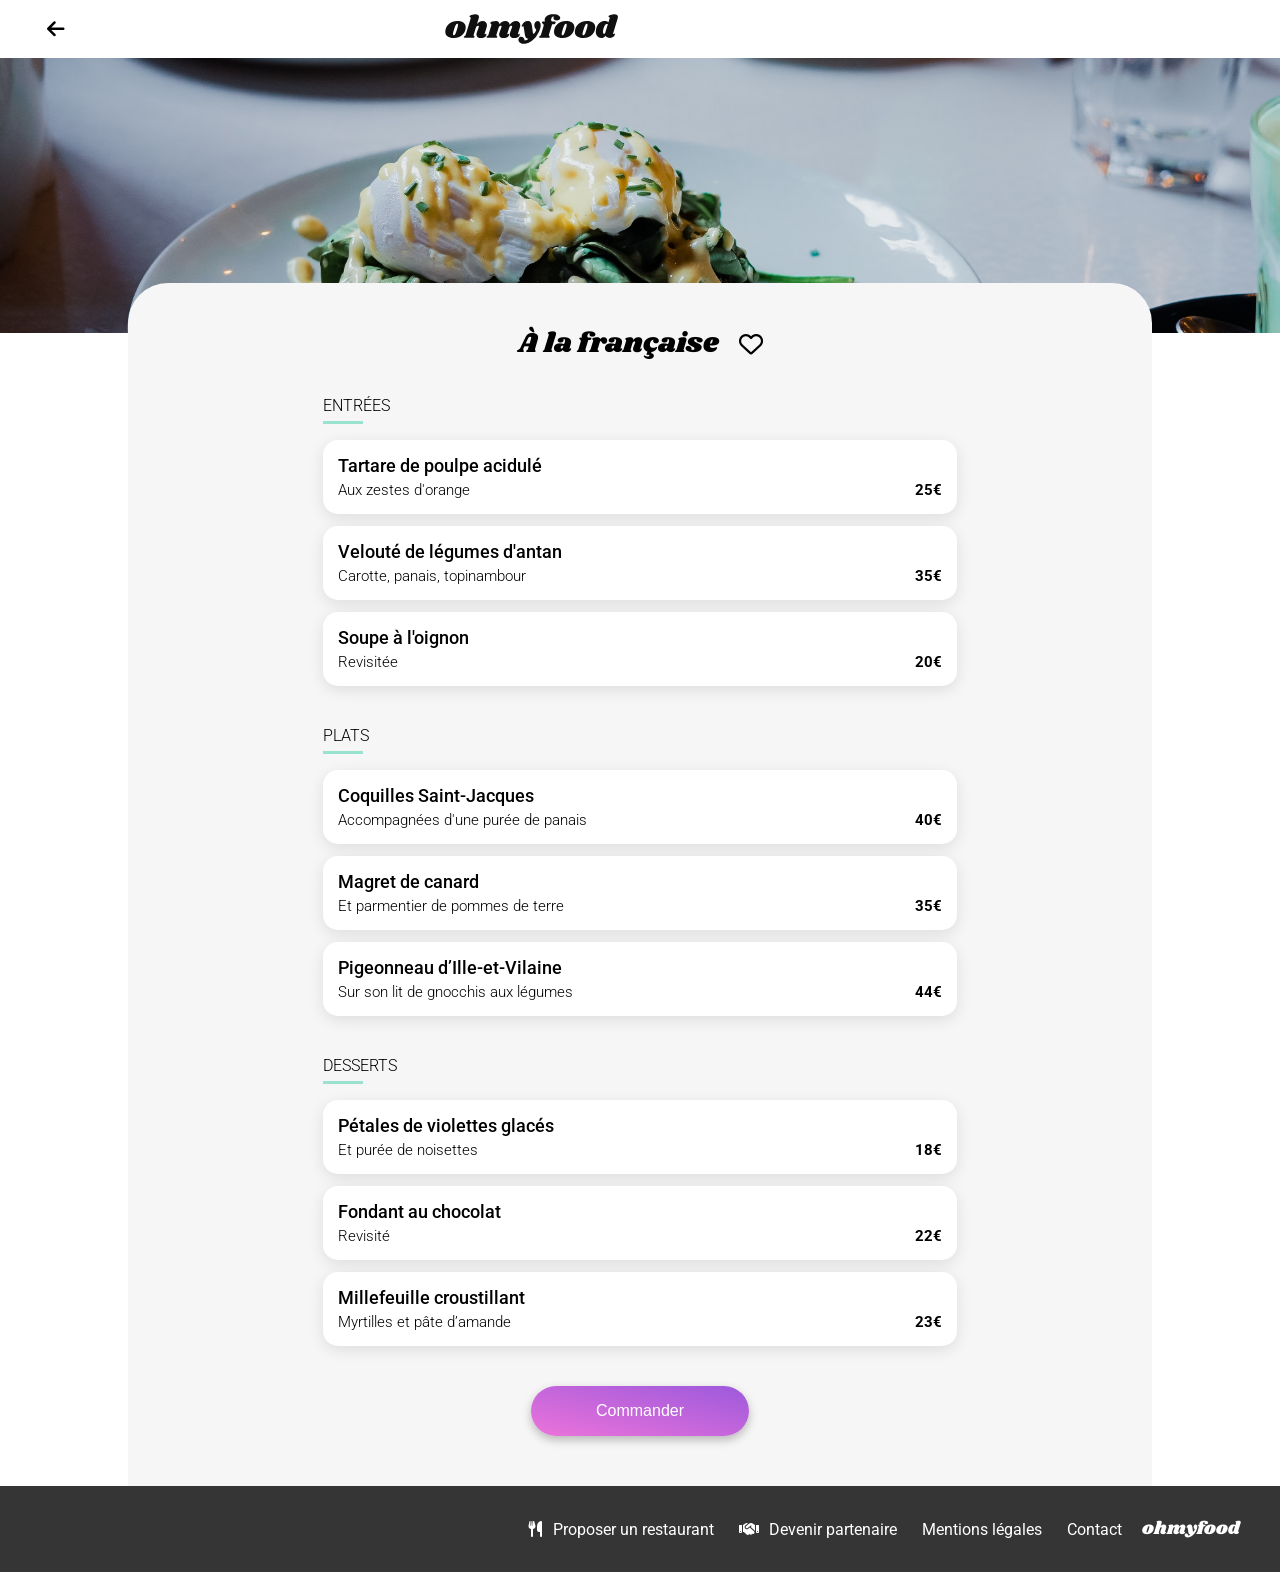
<file: restaurants/menu_4.html>
<!doctype html>
<html lang="fr">
  <head>
    <meta charset="UTF-8" />
    <meta name="viewport" content="width=device-width, initial-scale=1.0" />
    <title>À la française</title>

    <link
      rel="stylesheet"
      href="https://cdnjs.cloudflare.com/ajax/libs/font-awesome/6.2.1/css/all.min.css"
      integrity="sha512-MV7K8+y+gLIBoVD59lQIYicR65iaqukzvf/nwasF0nqhPay5w/9lJmVM2hMDcnK1OnMGCdVK+iQrJ7lzPJQd1w=="
      crossorigin="anonymous"
      referrerpolicy="no-referrer"
    />

    <link rel="preconnect" href="https://fonts.googleapis.com" />
    <link rel="preconnect" href="https://fonts.gstatic.com" crossorigin />

    <link
      href="https://fonts.googleapis.com/css2?family=Roboto:ital,wght@0,100..900;1,100..900&family=Shrikhand&display=swap"
      rel="stylesheet"
    />

    <link rel="stylesheet" href="../assets/css/main.css" />
  </head>

  <body>
    <header class="menu_header">
      <div class="menu_logo">
        <a href="../index.html">
          <i class="fa-solid fa-arrow-left"></i>
        </a>

        <img src="../assets/images/logo/ohmyfood@2x.svg" alt="logo ohmyfood" />
      </div>
    </header>

    <main>
      <div>
        <img
          class="menu_image"
          src="../assets/images/restaurants/toa-heftiba-DQKerTsQwi0-unsplash.jpg"
          alt="Photo du restaurant La palette du goût"
        />
      </div>

      <section class="menu_menu">
        <div class="menu_titre_coeur">
          <h1>À la française</h1>

          <label class="heart">
            <input type="checkbox" />
            <i class="fa-regular fa-heart heart-empty"></i>
            <i class="fa-solid fa-heart heart-full"></i>
          </label>
        </div>

        <article class="menu_entrée">
          <div class="menu_titre_surligne">
            <h2>Entrées</h2>
            <div class="ligne_verte"></div>
          </div>

          <div class="menu_carte">
            <div class="menu_carte_texte">
              <h3>Tartare de poulpe acidulé</h3>
              <div class="menu_prix">
                <h4>Aux zestes d'orange</h4>
                <strong>25€</strong>
              </div>
            </div>
            <div class="menu_check">
              <i class="fa-solid fa-circle-check"></i>
            </div>
          </div>

          <div class="menu_carte">
            <div class="menu_carte_texte">
              <h3>Velouté de légumes d'antan</h3>
              <div class="menu_prix">
                <h4>Carotte, panais, topinambour</h4>
                <strong>35€</strong>
              </div>
            </div>
            <div class="menu_check">
              <i class="fa-solid fa-circle-check"></i>
            </div>
          </div>

          <div class="menu_carte">
            <div class="menu_carte_texte">
              <h3>Soupe à l'oignon</h3>
              <div class="menu_prix">
                <h4>Revisitée</h4>
                <strong>20€</strong>
              </div>
            </div>
            <div class="menu_check">
              <i class="fa-solid fa-circle-check"></i>
            </div>
          </div>
        </article>

        <article class="menu_plats">
          <div class="menu_titre_surligne">
            <h2>Plats</h2>
            <div class="ligne_verte"></div>
          </div>

          <div class="menu_carte">
            <div class="menu_carte_texte">
              <h3>Coquilles Saint-Jacques</h3>
              <div class="menu_prix">
                <h4>Accompagnées d'une purée de panais</h4>
                <strong>40€</strong>
              </div>
            </div>
            <div class="menu_check">
              <i class="fa-solid fa-circle-check"></i>
            </div>
          </div>

          <div class="menu_carte">
            <div class="menu_carte_texte">
              <h3>Magret de canard</h3>
              <div class="menu_prix">
                <h4>Et parmentier de pommes de terre</h4>
                <strong>35€</strong>
              </div>
            </div>
            <div class="menu_check">
              <i class="fa-solid fa-circle-check"></i>
            </div>
          </div>

          <div class="menu_carte">
            <div class="menu_carte_texte">
              <h3>Pigeonneau d’Ille-et-Vilaine</h3>
              <div class="menu_prix">
                <h4>Sur son lit de gnocchis aux légumes</h4>
                <strong>44€</strong>
              </div>
            </div>
            <div class="menu_check">
              <i class="fa-solid fa-circle-check"></i>
            </div>
          </div>
        </article>

        <article class="menu_desserts">
          <div class="menu_titre_surligne">
            <h2>Desserts</h2>
            <div class="ligne_verte"></div>
          </div>

          <div class="menu_carte">
            <div class="menu_carte_texte">
              <h3>Pétales de violettes glacés</h3>
              <div class="menu_prix">
                <h4>Et purée de noisettes</h4>
                <strong>18€</strong>
              </div>
            </div>
            <div class="menu_check">
              <i class="fa-solid fa-circle-check"></i>
            </div>
          </div>

          <div class="menu_carte">
            <div class="menu_carte_texte">
              <h3>Fondant au chocolat</h3>
              <div class="menu_prix">
                <h4>Revisité</h4>
                <strong>22€</strong>
              </div>
            </div>
            <div class="menu_check">
              <i class="fa-solid fa-circle-check"></i>
            </div>
          </div>

          <div class="menu_carte">
            <div class="menu_carte_texte">
              <h3>Millefeuille croustillant</h3>
              <div class="menu_prix">
                <h4>Myrtilles et pâte d’amande</h4>
                <strong>23€</strong>
              </div>
            </div>
            <div class="menu_check">
              <i class="fa-solid fa-circle-check"></i>
            </div>
          </div>
        </article>

        <div class="menu_commander">
          <button class="bouton">Commander</button>
        </div>
      </section>
    </main>

    <footer class="container_footer">
      <div class="footer_aligne">
        <p class="logo_footer">ohmyfood</p>
        <ul>
          <li>
            <div class="footer_text">
              <i class="fas fa-utensils"></i>
              <span>Proposer un restaurant</span>
            </div>
          </li>

          <li>
            <div class="footer_text">
              <i class="fas fa-handshake"></i><span> Devenir partenaire</span>
            </div>
          </li>

          <li>Mentions légales</li>
          <li><a href="mailto:contact@ohmyfood.com">Contact</a></li>
        </ul>
      </div>
    </footer>
  </body>
</html>
</file>
<file: assets/css/main.css>
@charset "UTF-8";
* {
  box-sizing: border-box;
}

body {
  margin: 0;
  font-family: "Roboto", sans-serif;
  background-color: white;
  color: black;
}

img {
  max-width: 100%;
  display: block;
}

a {
  color: inherit;
  text-decoration: none;
}

.menu_header {
  background-color: white;
}

.menu_logo {
  display: flex;
  align-items: center;
  gap: 60px;
  padding: 14px 17px;
}

.menu_logo i {
  font-size: 20px;
}

.menu_logo img {
  height: 30px;
}

.menu_image {
  width: 100%;
  height: 275px;
  object-fit: cover;
}

.menu_menu {
  position: relative;
  margin-top: -50px;
  background-color: #f6f6f6;
  border-radius: 40px 40px 0 0;
  padding: 32px 17px 40px;
}

.menu_titre_coeur {
  display: flex;
  align-items: center;
  justify-content: space-between;
  gap: 20px;
  margin-bottom: 32px;
}

.menu_titre_coeur h1 {
  margin: 0;
  font-family: "Shrikhand", cursive;
  font-size: 28px;
  font-weight: 400;
}

.heart {
  position: relative;
  width: 24px;
  height: 24px;
  cursor: pointer;
  display: inline-block;
}

.heart input {
  display: none;
}

.heart i {
  position: absolute;
  top: 0;
  left: 0;
  font-size: 24px;
}

.heart-empty {
  color: black;
  opacity: 1;
}

.heart-full {
  background: linear-gradient(193.33deg, #9356dc -11.44%, #ff79da 123.93%);
  -webkit-background-clip: text;
  -webkit-text-fill-color: transparent;
  opacity: 0;
  transform: scale(0);
}

.heart input:checked ~ .heart-empty {
  opacity: 0;
}

.heart input:checked ~ .heart-full {
  opacity: 1;
  transform: scale(1);
}

.menu_entrée,
.menu_plats,
.menu_desserts {
  display: flex;
  flex-direction: column;
  gap: 12px;
  margin-bottom: 40px;
}

.menu_titre_surligne {
  margin-bottom: 4px;
}

.menu_titre_surligne h2 {
  margin: 0 0 6px 0;
  font-size: 16px;
  font-weight: 300;
  text-transform: uppercase;
}

.ligne_verte {
  width: 40px;
  height: 3px;
  background-color: #99e2d0;
}

.menu_carte {
  display: flex;
  justify-content: space-between;
  align-items: stretch;
  background-color: white;
  border-radius: 15px;
  box-shadow: 0 4px 15px 0 rgba(0, 0, 0, 0.1019607843);
  overflow: hidden;
  cursor: pointer;
}

.menu_carte_texte {
  flex: 1;
  padding: 15px;
  min-width: 0;
}

.menu_carte h3 {
  margin: 0 0 5px 0;
  font-size: 18px;
  font-weight: 500;
  white-space: nowrap;
  overflow: hidden;
  text-overflow: ellipsis;
}

.menu_prix {
  display: flex;
  justify-content: space-between;
  align-items: flex-end;
  gap: 10px;
}

.menu_prix h4 {
  margin: 0;
  font-size: 15px;
  font-weight: 300;
  white-space: nowrap;
  overflow: hidden;
  text-overflow: ellipsis;
}

.menu_prix strong {
  font-size: 15px;
  flex-shrink: 0;
  transition: transform 0.4s ease;
}

.menu_check {
  width: 70px;
  background-color: #99e2d0;
  display: flex;
  justify-content: center;
  align-items: center;
  margin-right: -70px;
  transition: margin-right 0.4s ease;
}

.menu_check i {
  color: white;
  font-size: 20px;
  transition: transform 0.4s ease;
}

.menu_carte:hover .menu_check {
  margin-right: 0;
}

.menu_carte:hover .menu_prix strong {
  transform: translateX(-10px);
}

.menu_commander {
  display: flex;
  justify-content: center;
  margin-top: 10px;
}

.bouton {
  width: 218px;
  height: 50px;
  border: none;
  border-radius: 25px;
  background: linear-gradient(193.33deg, #9356dc -11.44%, #ff79da 123.93%);
  color: white;
  font-size: 16px;
  font-weight: 500;
  box-shadow: 0 4px 10px 0 rgba(0, 0, 0, 0.2509803922);
  transition: opacity 0.4s, transform 0.4s;
}

.bouton:hover {
  opacity: 0.85;
  cursor: pointer;
  transform: scale(1.01);
}

@media (min-width: 768px) {
  .menu_logo {
    justify-content: start;
    gap: 380px;
    margin-left: 30px;
  }
  .menu_menu {
    width: 80%;
    max-width: 1055px;
    margin: -50px auto 0;
    padding: 40px 80px 50px;
  }
  .menu_titre_coeur {
    justify-content: center;
  }
  .menu_entrée,
  .menu_plats,
  .menu_desserts {
    max-width: 634px;
    margin-left: auto;
    margin-right: auto;
    margin-bottom: 40px;
  }
}
body {
  margin: 0;
  font-family: "Roboto", sans-serif;
}

.home_header {
  width: 100%;
  height: auto;
  display: flex;
  justify-content: center;
  align-items: center;
  flex-direction: column;
}
.home_header .logo {
  width: 100%;
  background: white;
  padding: 18px 0 10px;
  position: relative;
  z-index: 2;
  display: flex;
  justify-content: center;
  align-items: center;
  flex-direction: column;
  box-shadow: 0px 2px 4px 0px rgba(0, 0, 0, 0.1490196078);
}
.home_header .location {
  height: 50px;
  width: 100%;
  gap: 5px;
  background-color: #eaeaea;
  position: relative;
  z-index: 1;
  display: flex;
  justify-content: center;
  align-items: center;
  flex-direction: row;
  box-shadow: 0px 4px 4px 0px rgba(0, 0, 0, 0.2509803922);
}

.reservation {
  background-color: #f6f6f6;
  display: flex;
  justify-content: center;
  align-items: center;
  flex-direction: column;
}
.reservation .titre {
  font-size: 24px;
  background-color: #f6f6f6;
  display: flex;
  justify-content: center;
  width: 100%;
}
.reservation h1 {
  font-weight: 700;
  font-size: 24px;
  width: 100%;
  margin: 15px 70px;
  text-align: center;
}
.reservation .selection {
  width: 100%;
  margin: 15px 70px;
  text-align: center;
}
.reservation .selection p {
  margin: 15px 30px;
  text-align: center;
  font-size: 18px;
  font-weight: 300;
}
.reservation .bouton {
  height: 50px;
  width: 218px;
  border-radius: 25px;
  background: linear-gradient(193.33deg, #9356dc -11.44%, #ff79da 123.93%);
  color: white;
  font-size: 16px;
  font-weight: 500;
  box-shadow: 0px 4px 10px 0px rgba(0, 0, 0, 0.2509803922);
  margin-bottom: 50px;
  border: 0;
  transition: opacity 0.4s, transform 0.4s;
}
.reservation .bouton:hover {
  opacity: 0.7;
  cursor: pointer;
  transform: scale(1.01);
}

.fonctionnement {
  display: flex;
  flex-direction: column;
  gap: 20px;
  width: 90%;
  max-width: 600px;
  margin: 0 auto;
}

.fonctionnement_circle_button {
  display: flex;
  align-items: center;
}

.fonctionnement__titre {
  font-size: 1.8em;
  font-weight: 700;
  margin-bottom: 20px;
  text-align: left;
  margin-left: 5%;
}

.circlenumber {
  display: inline-flex;
  align-items: center;
  justify-content: center;
  background-color: #9356dc;
  color: white;
  border-radius: 50%;
  width: 25px;
  height: 25px;
  font-weight: bold;
  margin-right: 10px;
  font-size: 14px;
  z-index: 2;
}

.fonctionnement__button {
  background-color: #f6f6f6;
  border: none;
  border-radius: 15px;
  padding: 15px 25px;
  width: 100%;
  box-shadow: 2px 3px 10px rgba(0, 0, 0, 0.1);
  display: flex;
  align-items: center;
  height: 72.4px;
  margin-left: -20px;
}

.fonctionnement__button-text {
  display: flex;
  align-items: center;
  gap: 10px;
  font-size: 16px;
  font-weight: 500;
}

.store {
  color: #9356dc;
  font-size: 18px;
}

.container {
  background-color: #f6f6f6;
  padding-bottom: 40px;
}
.container .restaurant__titre {
  font-size: 1.8em;
  font-weight: 700;
  margin-bottom: 20px;
  text-align: left;
  margin-left: 5%;
  padding-top: 50px;
}
.container .menu {
  display: flex;
  flex-direction: column;
  align-items: center;
  gap: 20px;
}
.container .menu_cards {
  position: relative;
  width: 100%;
  max-width: 350px;
  background: white;
  border-radius: 20px;
  overflow: hidden;
}
.container .card-link {
  display: block;
  text-decoration: none;
  color: inherit;
}
.container .image_new {
  position: relative;
}
.container .menu_cards img {
  display: block;
  width: 100%;
  height: 230px;
  object-fit: cover;
}
.container .new {
  position: absolute;
  top: 16px;
  right: 16px;
  color: #008766;
  background: #99e2d0;
  border-radius: 2px;
  padding: 8px 12px;
  font-size: 14px;
  font-weight: 500;
}
.container .description {
  padding: 14px 50px 14px 14px;
}
.container .text h3 {
  font-size: 18px;
  font-weight: 700;
  margin: 0 0 5px 0;
}
.container .text p {
  margin: 0;
  font-size: 17px;
  font-weight: 300;
}
.container .heart {
  position: absolute;
  right: 20px;
  bottom: 24px;
  width: 24px;
  height: 24px;
  cursor: pointer;
}
.container .heart input {
  display: none;
}
.container .heart i {
  position: absolute;
  top: 0;
  left: 0;
  font-size: 24px;
  transition: opacity 0.3s ease, transform 0.3s ease;
}
.container .heart-empty {
  color: black;
  opacity: 1;
}
.container .heart-full {
  background: linear-gradient(193.33deg, #9356dc -11.44%, #ff79da 123.93%);
  -webkit-background-clip: text;
  color: transparent;
  opacity: 0;
  transform: scale(0.8);
}
.container .heart input:checked ~ .heart-empty {
  opacity: 0;
}
.container .heart input:checked ~ .heart-full {
  opacity: 1;
  transform: scale(1);
}

@media (min-width: 768px) {
  .fonctionnement {
    flex-direction: row;
    gap: 20px;
    width: 90%;
    max-width: 1400px;
    justify-content: space-around;
  }
  .container .menu {
    display: grid;
    grid-template-columns: repeat(2, 1fr);
    gap: 50px;
    margin: 0 50px;
    justify-items: center;
  }
  .container .menu_cards {
    max-width: 490px;
    width: 100%;
  }
}
.container_footer {
  background: #353535;
  color: white;
  padding: 22px 25px;
}

.logo_footer {
  margin: 0 0 16px 0;
  font-family: "Shrikhand", cursive;
  font-size: 18px;
  font-weight: 400;
}

.container_footer ul {
  list-style: none;
  margin: 0;
  padding: 0;
}

.container_footer li {
  margin-bottom: 8px;
}

.footer_text {
  display: flex;
  align-items: center;
  gap: 10px;
}

@media (min-width: 768px) {
  .container_footer {
    padding: 30px 40px;
  }
  .footer_aligne {
    display: flex;
    flex-direction: row-reverse;
    gap: 20px;
  }
  .container_footer ul {
    display: flex;
    gap: 25px;
    align-items: center;
  }
  .container_footer li {
    margin-bottom: 0;
  }
  .logo_footer {
    margin: 0;
    font-family: "Shrikhand", cursive;
    font-size: 18px;
    font-weight: 400;
  }
}
.loader-wrapper {
  position: fixed;
  inset: 0;
  background: white;
  display: flex;
  justify-content: center;
  align-items: center;
  z-index: 9999;
  animation: loaderFadeOut 2s forwards;
}

.loader {
  width: 60px;
  height: 60px;
  border: 6px solid #f6f6f6;
  border-top: 6px solid #9356dc;
  border-right: 6px solid #ff79da;
  border-radius: 50%;
  animation: spin 1s linear infinite;
}

@keyframes spin {
  from {
    transform: rotate(0deg);
  }
  to {
    transform: rotate(360deg);
  }
}
@keyframes loaderFadeOut {
  0%, 80% {
    opacity: 1;
    visibility: visible;
  }
  100% {
    opacity: 0;
    visibility: hidden;
  }
}
.menu_carte {
  opacity: 0;
  transform: translateY(10px);
  animation: apparition 0.6s ease forwards;
}

@keyframes apparition {
  from {
    opacity: 0;
    transform: translateY(10px);
  }
  to {
    opacity: 1;
    transform: translateY(0);
  }
}
.menu_carte:nth-child(1) {
  animation-delay: 0.1s;
}

.menu_carte:nth-child(2) {
  animation-delay: 0.3s;
}

.menu_carte:nth-child(3) {
  animation-delay: 0.5s;
}

.menu_carte:nth-child(4) {
  animation-delay: 0.7s;
}

/*# sourceMappingURL=main.css.map */
</file>
